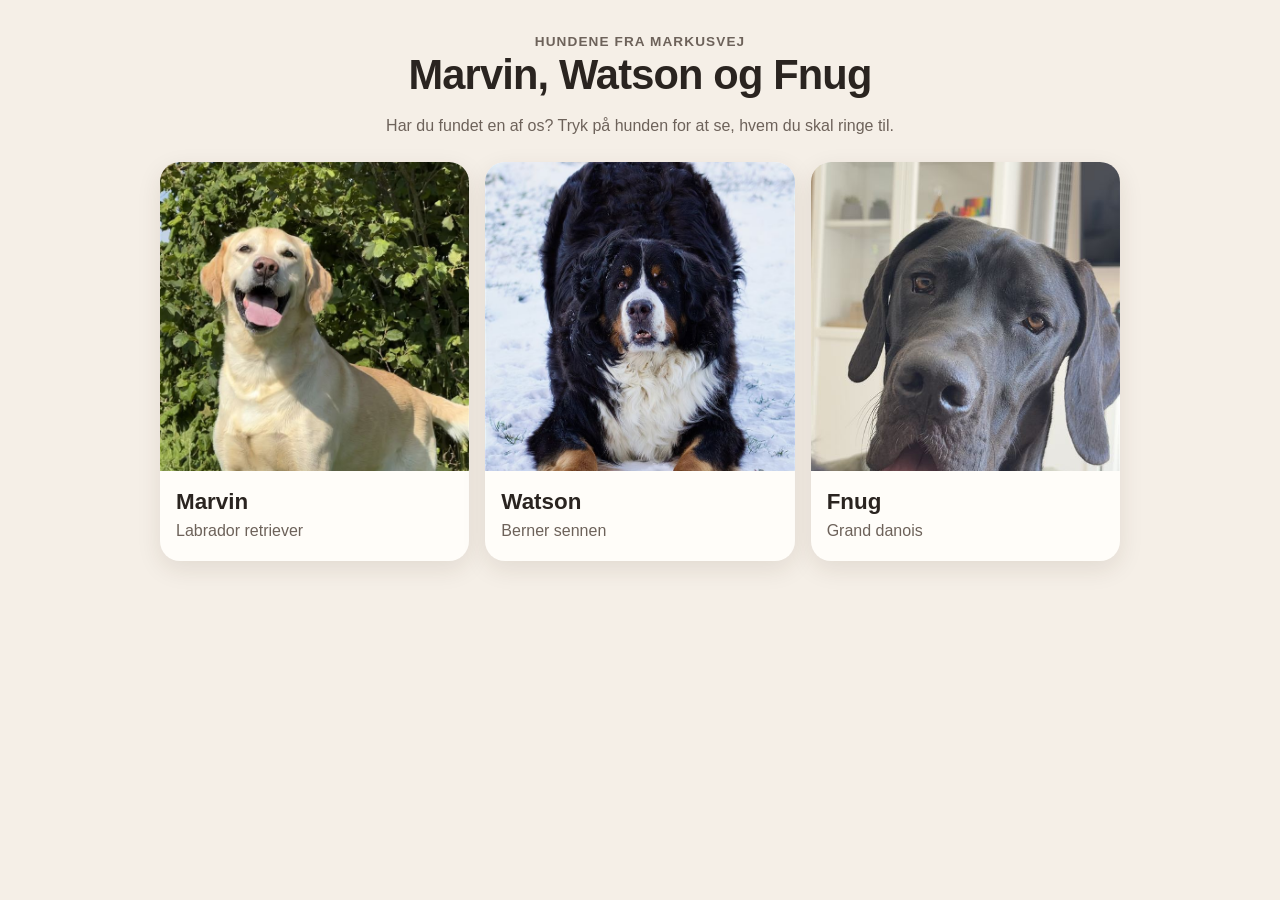
<file: index.html>
<!DOCTYPE html>
<html lang="da">
<head>
    <meta charset="UTF-8">
    <meta name="viewport" content="width=device-width, initial-scale=1.0">
    <meta name="robots" content="noindex">
    <meta name="theme-color" content="#2f6b4f">
    <title>Marvin, Watson og Fnug</title>
    <meta name="description" content="Hundene fra Markusvej i Sabro. Har du fundet en af os, så tryk på hunden og ring til vores familie.">
    <meta property="og:title" content="Marvin, Watson og Fnug">
    <meta property="og:description" content="Hundene fra Markusvej i Sabro.">
    <meta property="og:image" content="https://markusvej.dk/Marvin/foto.jpg">
    <meta property="og:url" content="https://markusvej.dk/">
    <link rel="icon" href="data:image/svg+xml,<svg xmlns='http://www.w3.org/2000/svg' viewBox='0 0 100 100'><text y='.9em' font-size='90'>🐾</text></svg>">
    <link rel="stylesheet" href="styles.css?v=2">
</head>
<body>
    <main class="landing">
        <header class="landing-header">
            <p class="eyebrow">Hundene fra Markusvej</p>
            <h1>Marvin, Watson og Fnug</h1>
            <p>Har du fundet en af os? Tryk på hunden for at se, hvem du skal ringe til.</p>
        </header>

        <div class="dogs-grid">
            <a href="Marvin/" class="dog-card">
                <img src="Marvin/foto.jpg" alt="" style="object-position: center 20%">
                <div class="dog-card-body">
                    <h2>Marvin</h2>
                    <p>Labrador retriever</p>
                </div>
            </a>

            <a href="Watson/" class="dog-card">
                <img src="Watson/foto.jpg" alt="" style="object-position: center 40%">
                <div class="dog-card-body">
                    <h2>Watson</h2>
                    <p>Berner sennen</p>
                </div>
            </a>

            <a href="Fnug/" class="dog-card">
                <img src="Fnug/foto.jpg" alt="" style="object-position: center 25%">
                <div class="dog-card-body">
                    <h2>Fnug</h2>
                    <p>Grand danois</p>
                </div>
            </a>
        </div>
    </main>
</body>
</html>
</file>
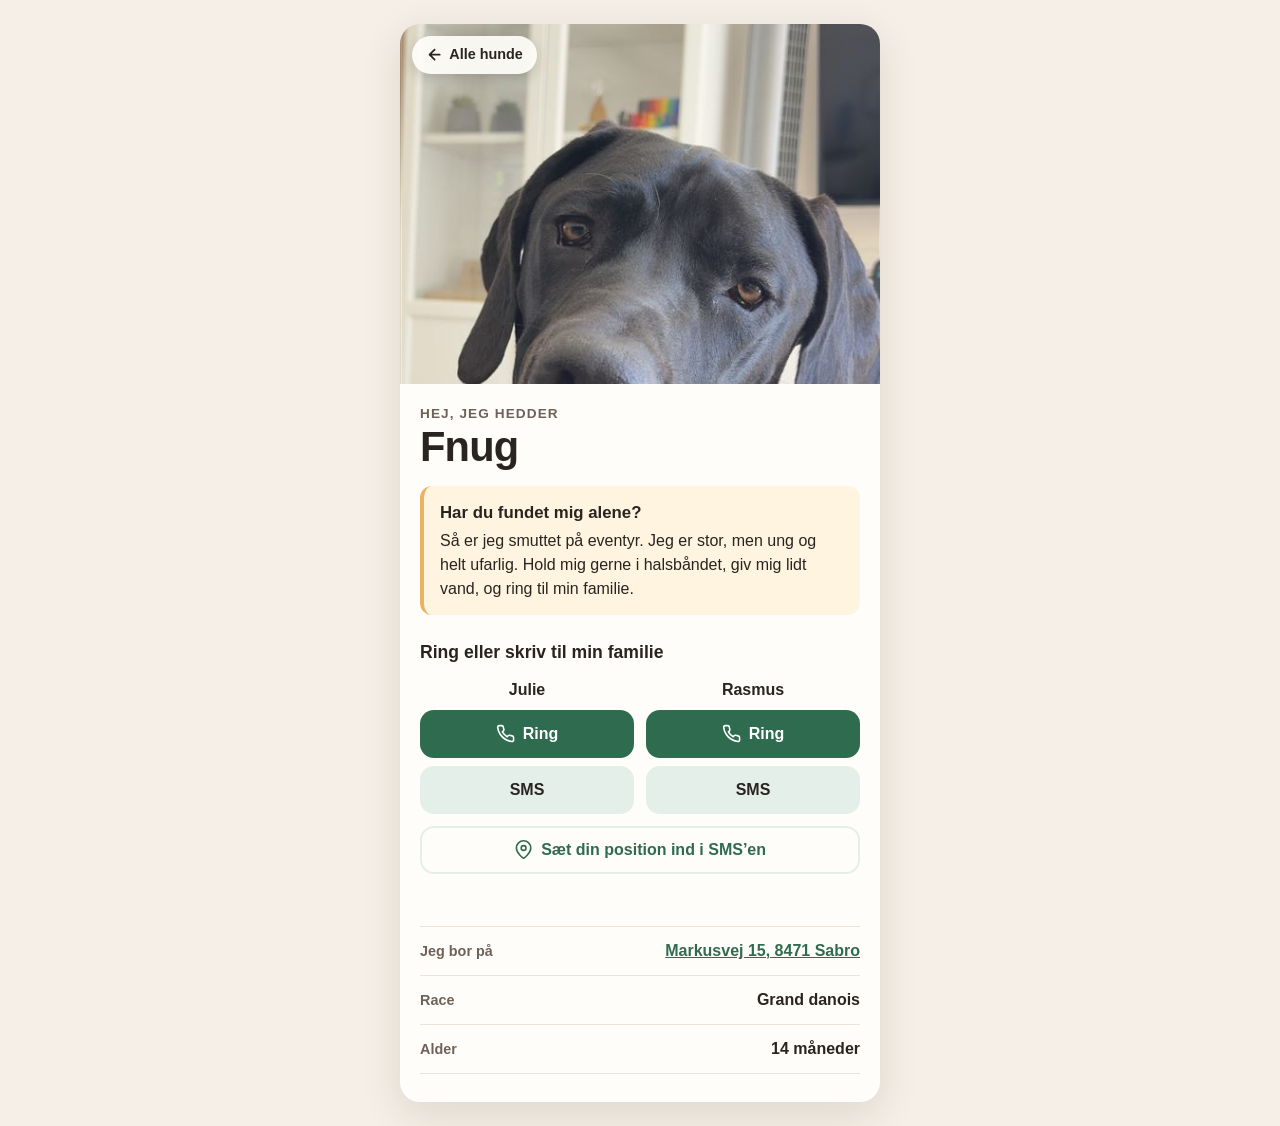
<file: Fnug/index.html>
<!DOCTYPE html>
<html lang="da">
<head>
    <meta charset="UTF-8">
    <meta name="viewport" content="width=device-width, initial-scale=1.0">
    <meta name="robots" content="noindex">
    <meta name="theme-color" content="#2f6b4f">
    <title>Fnug – har du fundet mig?</title>
    <meta name="description" content="Fnug er en grand danois fra Sabro. Har du fundet mig, så ring til min familie.">
    <meta property="og:title" content="Fnug – har du fundet mig?">
    <meta property="og:description" content="Grand danois fra Markusvej i Sabro. Ring til Julie eller Rasmus.">
    <meta property="og:image" content="https://markusvej.dk/Fnug/foto.jpg">
    <meta property="og:url" content="https://markusvej.dk/Fnug/">
    <link rel="icon" href="data:image/svg+xml,<svg xmlns='http://www.w3.org/2000/svg' viewBox='0 0 100 100'><text y='.9em' font-size='90'>🐾</text></svg>">
    <link rel="stylesheet" href="../styles.css?v=2">
</head>
<body>

    <main class="profile-card">
        <div class="hero">
            <img src="foto.jpg" alt="Fnug, en sort grand danois" style="object-position: center 15%">
            <a class="back-link" href="../">
                <svg class="icon" viewBox="0 0 24 24" fill="none" stroke="currentColor" stroke-width="2.5" stroke-linecap="round" stroke-linejoin="round" aria-hidden="true"><path d="M19 12H5M12 19l-7-7 7-7"/></svg>
                Alle hunde
            </a>
        </div>

        <div class="content">
            <p class="eyebrow">Hej, jeg hedder</p>
            <h1>Fnug</h1>

            <div class="alert">
                <h2>Har du fundet mig alene?</h2>
                <p>Så er jeg smuttet på eventyr. Jeg er stor, men ung og helt ufarlig. Hold mig gerne i halsbåndet, giv mig lidt vand, og ring til min familie.</p>
            </div>

            <h2 class="section-title">Ring eller skriv til min familie</h2>
            <div class="contacts">
                <div class="contact">
                    <span class="contact-name">Julie</span>
                    <a href="tel:+4529391418" class="button button-primary">
                        <svg class="icon" viewBox="0 0 24 24" fill="none" stroke="currentColor" stroke-width="2" stroke-linecap="round" stroke-linejoin="round" aria-hidden="true"><path d="M22 16.9v3a2 2 0 0 1-2.2 2 19.8 19.8 0 0 1-8.6-3.1 19.5 19.5 0 0 1-6-6A19.8 19.8 0 0 1 2.1 4.2 2 2 0 0 1 4.1 2h3a2 2 0 0 1 2 1.7c.1 1 .4 1.9.7 2.8a2 2 0 0 1-.5 2.1L8 9.9a16 16 0 0 0 6 6l1.3-1.3a2 2 0 0 1 2.1-.4c.9.3 1.8.6 2.8.7a2 2 0 0 1 1.7 2z"/></svg>
                        Ring
                    </a>
                    <a href="sms:+4529391418?&body=Hej%20Julie%2C%20jeg%20har%20fundet%20Fnug." class="button button-secondary" data-phone="+4529391418" data-sms-body="Hej Julie, jeg har fundet Fnug.">SMS</a>
                </div>
                <div class="contact">
                    <span class="contact-name">Rasmus</span>
                    <a href="tel:+4525357439" class="button button-primary">
                        <svg class="icon" viewBox="0 0 24 24" fill="none" stroke="currentColor" stroke-width="2" stroke-linecap="round" stroke-linejoin="round" aria-hidden="true"><path d="M22 16.9v3a2 2 0 0 1-2.2 2 19.8 19.8 0 0 1-8.6-3.1 19.5 19.5 0 0 1-6-6A19.8 19.8 0 0 1 2.1 4.2 2 2 0 0 1 4.1 2h3a2 2 0 0 1 2 1.7c.1 1 .4 1.9.7 2.8a2 2 0 0 1-.5 2.1L8 9.9a16 16 0 0 0 6 6l1.3-1.3a2 2 0 0 1 2.1-.4c.9.3 1.8.6 2.8.7a2 2 0 0 1 1.7 2z"/></svg>
                        Ring
                    </a>
                    <a href="sms:+4525357439?&body=Hej%20Rasmus%2C%20jeg%20har%20fundet%20Fnug." class="button button-secondary" data-phone="+4525357439" data-sms-body="Hej Rasmus, jeg har fundet Fnug.">SMS</a>
                </div>
            </div>

            <button type="button" class="button button-ghost" id="share-location" hidden>
                <svg class="icon" viewBox="0 0 24 24" fill="none" stroke="currentColor" stroke-width="2" stroke-linecap="round" stroke-linejoin="round" aria-hidden="true"><path d="M21 10c0 7-9 13-9 13s-9-6-9-13a9 9 0 0 1 18 0z"/><circle cx="12" cy="10" r="3"/></svg>
                Sæt din position ind i SMS’en
            </button>
            <p class="location-status" id="location-status" aria-live="polite"></p>

            <dl class="facts">
                <div class="fact">
                    <dt>Jeg bor på</dt>
                    <dd><a href="https://www.google.com/maps/dir/?api=1&destination=Markusvej%2015%2C%208471%20Sabro" target="_blank" rel="noopener noreferrer">Markusvej 15, 8471 Sabro</a></dd>
                </div>
                <div class="fact">
                    <dt>Race</dt>
                    <dd>Grand danois</dd>
                </div>
                <div class="fact">
                    <dt>Alder</dt>
                    <dd id="age-value" data-birthday="2025-09-17">Født 17. september 2025</dd>
                </div>
            </dl>
        </div>
    </main>

    <script src="../hund.js?v=2"></script>
</body>
</html>
</file>
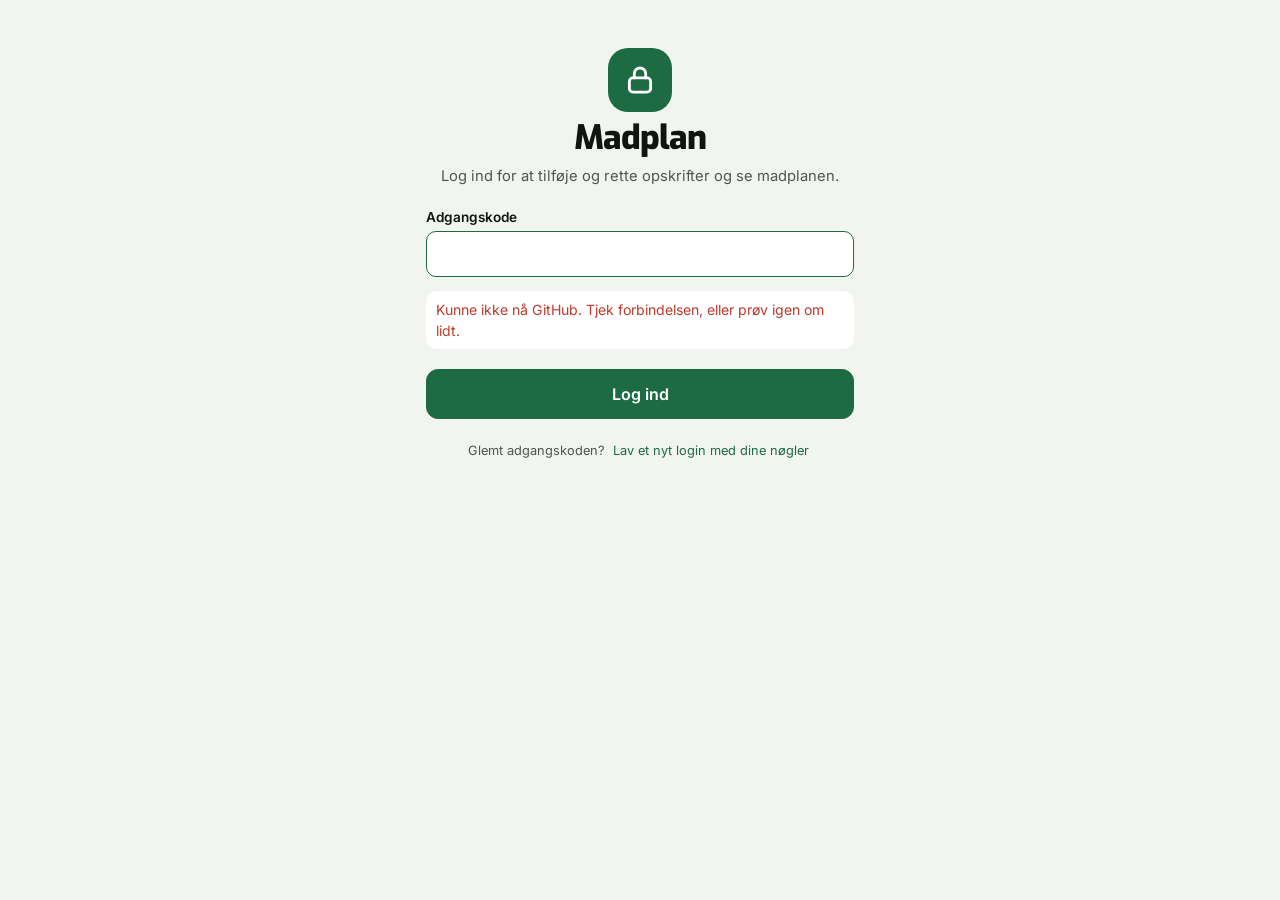
<file: madplan/index.html>
<!doctype html>
<html lang="da">
<head>
  <meta charset="utf-8">
  <meta name="viewport" content="width=device-width, initial-scale=1, viewport-fit=cover">
  <title>Madplan</title>
  <meta name="description" content="Ugens madplan med opskrifterne fra Opskrifter">
  <meta name="theme-color" content="#f2f4f0" media="(prefers-color-scheme: light)">
  <meta name="theme-color" content="#0e110f" media="(prefers-color-scheme: dark)">
  <meta name="mobile-web-app-capable" content="yes">
  <meta name="apple-mobile-web-app-capable" content="yes">
  <meta name="apple-mobile-web-app-status-bar-style" content="default">
  <meta name="apple-mobile-web-app-title" content="Madplan">
  <link rel="apple-touch-icon" href="ikoner/apple-touch-icon.png">
  <link rel="icon" type="image/png" href="ikoner/icon-192.png">
  <link rel="manifest" href="manifest.webmanifest">
  <link rel="stylesheet" href="../opskrifter/app.css">
  <link rel="stylesheet" href="madplan.css">
</head>
<body>
  <div id="app"></div>
  <script src="../opskrifter/login.js" defer></script>
  <script src="app.js" defer></script>
</body>
</html>
</file>
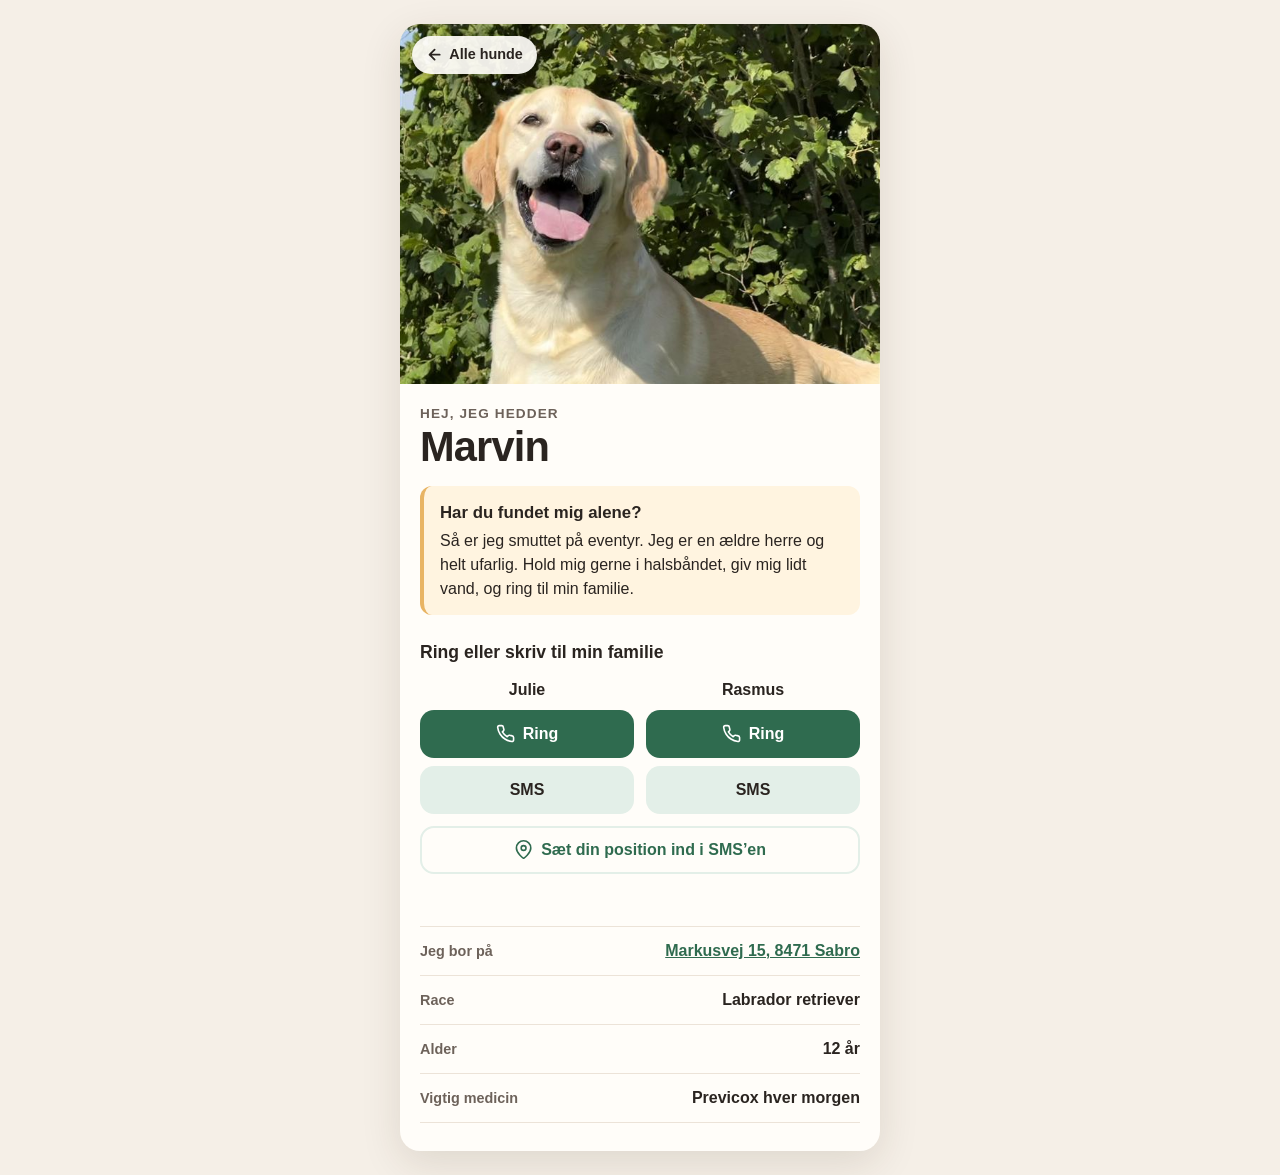
<file: Marvin/index.html>
<!DOCTYPE html>
<html lang="da">
<head>
    <meta charset="UTF-8">
    <meta name="viewport" content="width=device-width, initial-scale=1.0">
    <meta name="robots" content="noindex">
    <meta name="theme-color" content="#2f6b4f">
    <title>Marvin – har du fundet mig?</title>
    <meta name="description" content="Marvin er en labrador retriever fra Sabro. Har du fundet mig, så ring til min familie.">
    <meta property="og:title" content="Marvin – har du fundet mig?">
    <meta property="og:description" content="Labrador retriever fra Markusvej i Sabro. Ring til Julie eller Rasmus.">
    <meta property="og:image" content="https://markusvej.dk/Marvin/foto.jpg">
    <meta property="og:url" content="https://markusvej.dk/Marvin/">
    <link rel="icon" href="data:image/svg+xml,<svg xmlns='http://www.w3.org/2000/svg' viewBox='0 0 100 100'><text y='.9em' font-size='90'>🐾</text></svg>">
    <link rel="stylesheet" href="../styles.css?v=2">
</head>
<body>

    <main class="profile-card">
        <div class="hero">
            <img src="foto.jpg" alt="Marvin, en lys labrador retriever" style="object-position: center 25%">
            <a class="back-link" href="../">
                <svg class="icon" viewBox="0 0 24 24" fill="none" stroke="currentColor" stroke-width="2.5" stroke-linecap="round" stroke-linejoin="round" aria-hidden="true"><path d="M19 12H5M12 19l-7-7 7-7"/></svg>
                Alle hunde
            </a>
        </div>

        <div class="content">
            <p class="eyebrow">Hej, jeg hedder</p>
            <h1>Marvin</h1>

            <div class="alert">
                <h2>Har du fundet mig alene?</h2>
                <p>Så er jeg smuttet på eventyr. Jeg er en ældre herre og helt ufarlig. Hold mig gerne i halsbåndet, giv mig lidt vand, og ring til min familie.</p>
            </div>

            <h2 class="section-title">Ring eller skriv til min familie</h2>
            <div class="contacts">
                <div class="contact">
                    <span class="contact-name">Julie</span>
                    <a href="tel:+4529391418" class="button button-primary">
                        <svg class="icon" viewBox="0 0 24 24" fill="none" stroke="currentColor" stroke-width="2" stroke-linecap="round" stroke-linejoin="round" aria-hidden="true"><path d="M22 16.9v3a2 2 0 0 1-2.2 2 19.8 19.8 0 0 1-8.6-3.1 19.5 19.5 0 0 1-6-6A19.8 19.8 0 0 1 2.1 4.2 2 2 0 0 1 4.1 2h3a2 2 0 0 1 2 1.7c.1 1 .4 1.9.7 2.8a2 2 0 0 1-.5 2.1L8 9.9a16 16 0 0 0 6 6l1.3-1.3a2 2 0 0 1 2.1-.4c.9.3 1.8.6 2.8.7a2 2 0 0 1 1.7 2z"/></svg>
                        Ring
                    </a>
                    <a href="sms:+4529391418?&body=Hej%20Julie%2C%20jeg%20har%20fundet%20Marvin." class="button button-secondary" data-phone="+4529391418" data-sms-body="Hej Julie, jeg har fundet Marvin.">SMS</a>
                </div>
                <div class="contact">
                    <span class="contact-name">Rasmus</span>
                    <a href="tel:+4525357439" class="button button-primary">
                        <svg class="icon" viewBox="0 0 24 24" fill="none" stroke="currentColor" stroke-width="2" stroke-linecap="round" stroke-linejoin="round" aria-hidden="true"><path d="M22 16.9v3a2 2 0 0 1-2.2 2 19.8 19.8 0 0 1-8.6-3.1 19.5 19.5 0 0 1-6-6A19.8 19.8 0 0 1 2.1 4.2 2 2 0 0 1 4.1 2h3a2 2 0 0 1 2 1.7c.1 1 .4 1.9.7 2.8a2 2 0 0 1-.5 2.1L8 9.9a16 16 0 0 0 6 6l1.3-1.3a2 2 0 0 1 2.1-.4c.9.3 1.8.6 2.8.7a2 2 0 0 1 1.7 2z"/></svg>
                        Ring
                    </a>
                    <a href="sms:+4525357439?&body=Hej%20Rasmus%2C%20jeg%20har%20fundet%20Marvin." class="button button-secondary" data-phone="+4525357439" data-sms-body="Hej Rasmus, jeg har fundet Marvin.">SMS</a>
                </div>
            </div>

            <button type="button" class="button button-ghost" id="share-location" hidden>
                <svg class="icon" viewBox="0 0 24 24" fill="none" stroke="currentColor" stroke-width="2" stroke-linecap="round" stroke-linejoin="round" aria-hidden="true"><path d="M21 10c0 7-9 13-9 13s-9-6-9-13a9 9 0 0 1 18 0z"/><circle cx="12" cy="10" r="3"/></svg>
                Sæt din position ind i SMS’en
            </button>
            <p class="location-status" id="location-status" aria-live="polite"></p>

            <dl class="facts">
                <div class="fact">
                    <dt>Jeg bor på</dt>
                    <dd><a href="https://www.google.com/maps/dir/?api=1&destination=Markusvej%2015%2C%208471%20Sabro" target="_blank" rel="noopener noreferrer">Markusvej 15, 8471 Sabro</a></dd>
                </div>
                <div class="fact">
                    <dt>Race</dt>
                    <dd>Labrador retriever</dd>
                </div>
                <div class="fact">
                    <dt>Alder</dt>
                    <dd id="age-value" data-birthday="2014-06-06">Født 6. juni 2014</dd>
                </div>
                <div class="fact">
                    <dt>Vigtig medicin</dt>
                    <dd>Previcox hver morgen</dd>
                </div>
            </dl>
        </div>
    </main>

    <script src="../hund.js?v=2"></script>
</body>
</html>
</file>
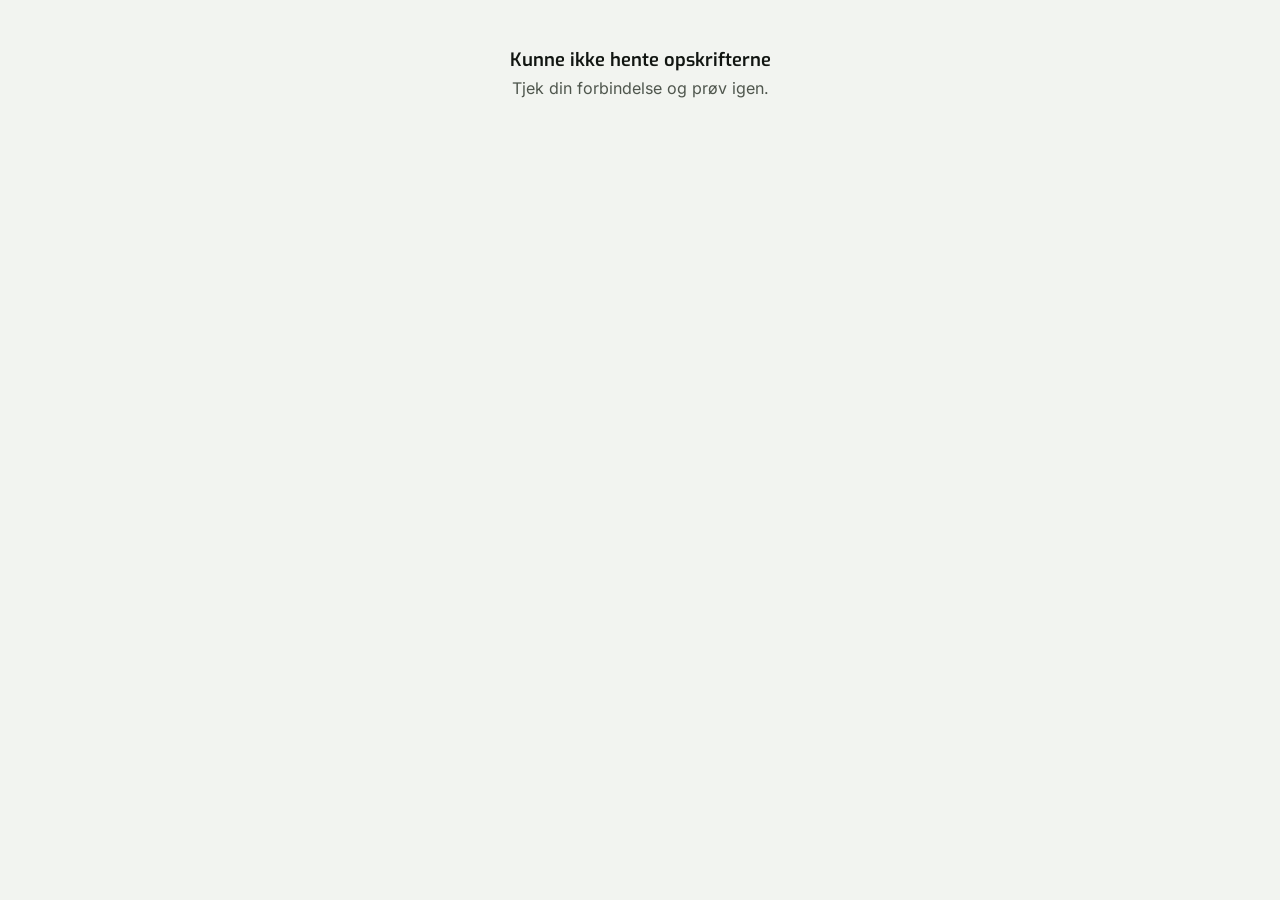
<file: opskrifter/index.html>
<!doctype html>
<html lang="da">
<head>
  <meta charset="utf-8">
  <meta name="viewport" content="width=device-width, initial-scale=1, viewport-fit=cover">
  <title>Opskrifter</title>
  <meta name="description" content="Mine opskrifter">
  <meta name="theme-color" content="#f2f4f0" media="(prefers-color-scheme: light)">
  <meta name="theme-color" content="#0e110f" media="(prefers-color-scheme: dark)">
  <meta name="mobile-web-app-capable" content="yes">
  <meta name="apple-mobile-web-app-capable" content="yes">
  <meta name="apple-mobile-web-app-status-bar-style" content="default">
  <meta name="apple-mobile-web-app-title" content="Opskrifter">
  <link rel="apple-touch-icon" href="ikoner/apple-touch-icon.png">
  <link rel="icon" type="image/png" href="ikoner/icon-192.png">
  <link rel="manifest" href="manifest.webmanifest">
  <link rel="stylesheet" href="app.css">
</head>
<body>
  <div id="app"></div>
  <script src="login.js" defer></script>
  <script src="app.js" defer></script>
</body>
</html>
</file>
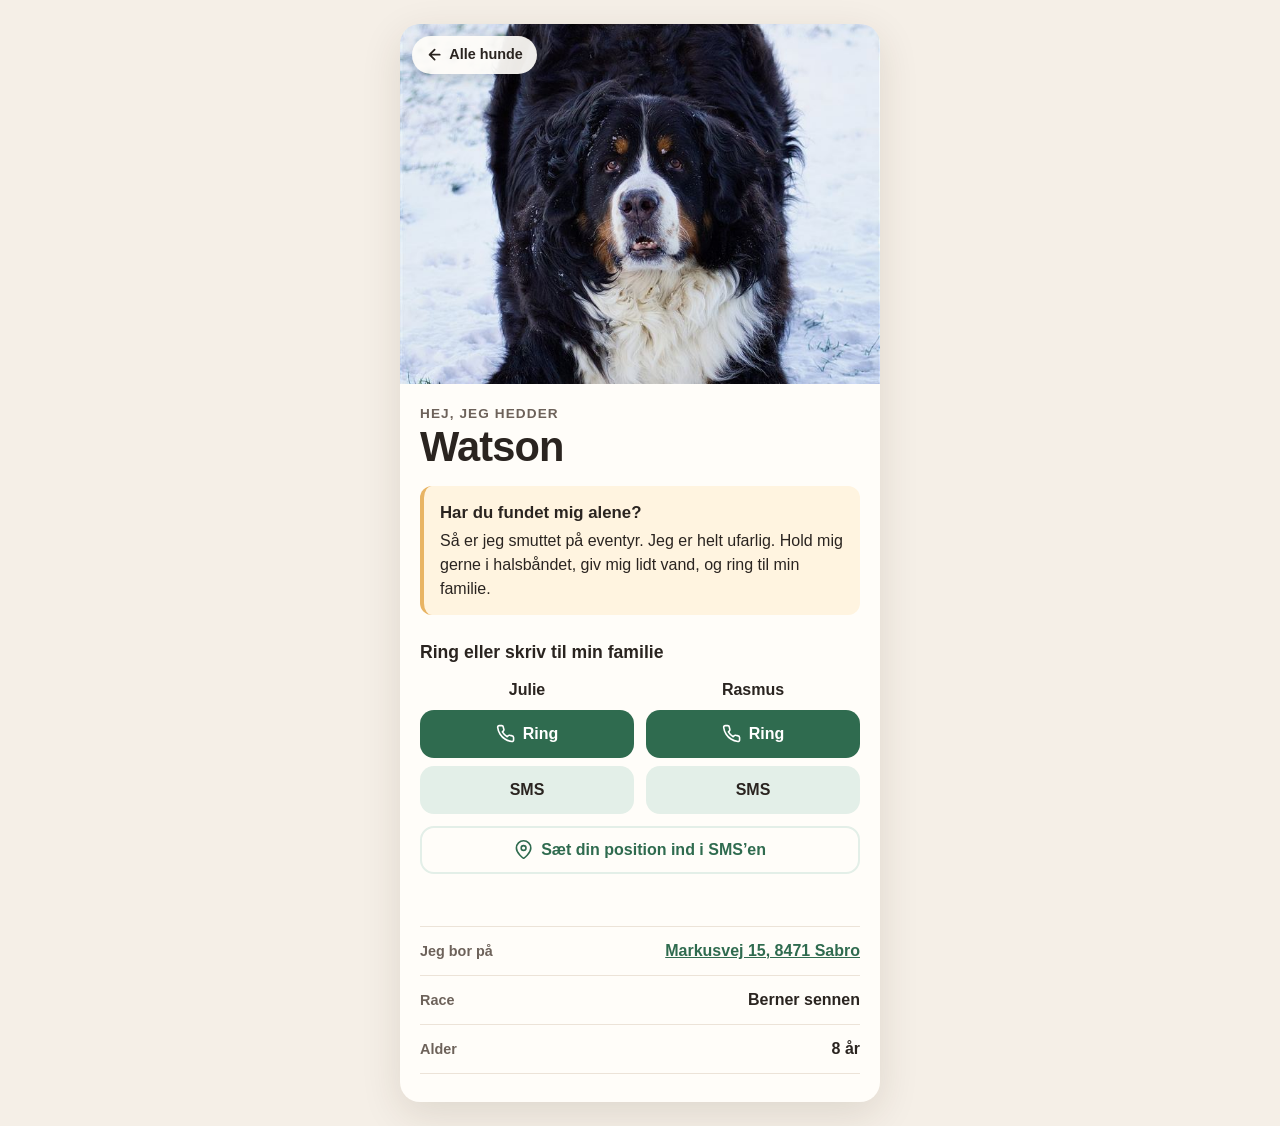
<file: Watson/index.html>
<!DOCTYPE html>
<html lang="da">
<head>
    <meta charset="UTF-8">
    <meta name="viewport" content="width=device-width, initial-scale=1.0">
    <meta name="robots" content="noindex">
    <meta name="theme-color" content="#2f6b4f">
    <title>Watson – har du fundet mig?</title>
    <meta name="description" content="Watson er en berner sennen fra Sabro. Har du fundet mig, så ring til min familie.">
    <meta property="og:title" content="Watson – har du fundet mig?">
    <meta property="og:description" content="Berner sennen fra Markusvej i Sabro. Ring til Julie eller Rasmus.">
    <meta property="og:image" content="https://markusvej.dk/Watson/foto.jpg">
    <meta property="og:url" content="https://markusvej.dk/Watson/">
    <link rel="icon" href="data:image/svg+xml,<svg xmlns='http://www.w3.org/2000/svg' viewBox='0 0 100 100'><text y='.9em' font-size='90'>🐾</text></svg>">
    <link rel="stylesheet" href="../styles.css?v=2">
</head>
<body>

    <main class="profile-card">
        <div class="hero">
            <img src="foto.jpg" alt="Watson, en berner sennen" style="object-position: center 40%">
            <a class="back-link" href="../">
                <svg class="icon" viewBox="0 0 24 24" fill="none" stroke="currentColor" stroke-width="2.5" stroke-linecap="round" stroke-linejoin="round" aria-hidden="true"><path d="M19 12H5M12 19l-7-7 7-7"/></svg>
                Alle hunde
            </a>
        </div>

        <div class="content">
            <p class="eyebrow">Hej, jeg hedder</p>
            <h1>Watson</h1>

            <div class="alert">
                <h2>Har du fundet mig alene?</h2>
                <p>Så er jeg smuttet på eventyr. Jeg er helt ufarlig. Hold mig gerne i halsbåndet, giv mig lidt vand, og ring til min familie.</p>
            </div>

            <h2 class="section-title">Ring eller skriv til min familie</h2>
            <div class="contacts">
                <div class="contact">
                    <span class="contact-name">Julie</span>
                    <a href="tel:+4529391418" class="button button-primary">
                        <svg class="icon" viewBox="0 0 24 24" fill="none" stroke="currentColor" stroke-width="2" stroke-linecap="round" stroke-linejoin="round" aria-hidden="true"><path d="M22 16.9v3a2 2 0 0 1-2.2 2 19.8 19.8 0 0 1-8.6-3.1 19.5 19.5 0 0 1-6-6A19.8 19.8 0 0 1 2.1 4.2 2 2 0 0 1 4.1 2h3a2 2 0 0 1 2 1.7c.1 1 .4 1.9.7 2.8a2 2 0 0 1-.5 2.1L8 9.9a16 16 0 0 0 6 6l1.3-1.3a2 2 0 0 1 2.1-.4c.9.3 1.8.6 2.8.7a2 2 0 0 1 1.7 2z"/></svg>
                        Ring
                    </a>
                    <a href="sms:+4529391418?&body=Hej%20Julie%2C%20jeg%20har%20fundet%20Watson." class="button button-secondary" data-phone="+4529391418" data-sms-body="Hej Julie, jeg har fundet Watson.">SMS</a>
                </div>
                <div class="contact">
                    <span class="contact-name">Rasmus</span>
                    <a href="tel:+4525357439" class="button button-primary">
                        <svg class="icon" viewBox="0 0 24 24" fill="none" stroke="currentColor" stroke-width="2" stroke-linecap="round" stroke-linejoin="round" aria-hidden="true"><path d="M22 16.9v3a2 2 0 0 1-2.2 2 19.8 19.8 0 0 1-8.6-3.1 19.5 19.5 0 0 1-6-6A19.8 19.8 0 0 1 2.1 4.2 2 2 0 0 1 4.1 2h3a2 2 0 0 1 2 1.7c.1 1 .4 1.9.7 2.8a2 2 0 0 1-.5 2.1L8 9.9a16 16 0 0 0 6 6l1.3-1.3a2 2 0 0 1 2.1-.4c.9.3 1.8.6 2.8.7a2 2 0 0 1 1.7 2z"/></svg>
                        Ring
                    </a>
                    <a href="sms:+4525357439?&body=Hej%20Rasmus%2C%20jeg%20har%20fundet%20Watson." class="button button-secondary" data-phone="+4525357439" data-sms-body="Hej Rasmus, jeg har fundet Watson.">SMS</a>
                </div>
            </div>

            <button type="button" class="button button-ghost" id="share-location" hidden>
                <svg class="icon" viewBox="0 0 24 24" fill="none" stroke="currentColor" stroke-width="2" stroke-linecap="round" stroke-linejoin="round" aria-hidden="true"><path d="M21 10c0 7-9 13-9 13s-9-6-9-13a9 9 0 0 1 18 0z"/><circle cx="12" cy="10" r="3"/></svg>
                Sæt din position ind i SMS’en
            </button>
            <p class="location-status" id="location-status" aria-live="polite"></p>

            <dl class="facts">
                <div class="fact">
                    <dt>Jeg bor på</dt>
                    <dd><a href="https://www.google.com/maps/dir/?api=1&destination=Markusvej%2015%2C%208471%20Sabro" target="_blank" rel="noopener noreferrer">Markusvej 15, 8471 Sabro</a></dd>
                </div>
                <div class="fact">
                    <dt>Race</dt>
                    <dd>Berner sennen</dd>
                </div>
                <div class="fact">
                    <dt>Alder</dt>
                    <dd id="age-value" data-birthday="2018-03-14">Født 14. marts 2018</dd>
                </div>
            </dl>
        </div>
    </main>

    <script src="../hund.js?v=2"></script>
</body>
</html>
</file>
<file: styles.css>
:root {
    --bg: #f5efe7;
    --card: #fffdf9;
    --text: #2a2420;
    --muted: #6d625a;
    --line: #ece3d8;
    --accent: #2f6b4f;
    --accent-dark: #24543e;
    --accent-soft: #e3efe8;
    --alert-bg: #fff4e0;
    --alert-line: #e8b464;
    --radius: 20px;
}

@media (prefers-color-scheme: dark) {
    :root {
        --bg: #1b1916;
        --card: #262320;
        --text: #f3ede6;
        --muted: #b5aaa0;
        --line: #3a3531;
        --accent: #4f9c76;
        --accent-dark: #3f845f;
        --accent-soft: #2c3b33;
        --alert-bg: #3a2f1e;
        --alert-line: #b88a3e;
    }
}

* {
    margin: 0;
    padding: 0;
    box-sizing: border-box;
}

body {
    font-family: -apple-system, BlinkMacSystemFont, "Segoe UI", Roboto, "Helvetica Neue", Arial, sans-serif;
    background: var(--bg);
    color: var(--text);
    line-height: 1.5;
    min-height: 100vh;
    padding: 24px 16px;
}

a {
    color: inherit;
}

.icon {
    width: 1.2em;
    height: 1.2em;
    flex-shrink: 0;
}

/* Hundeprofil */

.profile-card {
    background: var(--card);
    width: 100%;
    max-width: 480px;
    margin: 0 auto;
    border-radius: var(--radius);
    box-shadow: 0 12px 40px rgba(60, 40, 20, 0.12);
    overflow: hidden;
    position: relative;
}

.hero {
    position: relative;
    aspect-ratio: 4 / 3;
    background: var(--line);
}

.hero img {
    width: 100%;
    height: 100%;
    object-fit: cover;
    display: block;
}

.back-link {
    position: absolute;
    top: 12px;
    left: 12px;
    display: inline-flex;
    align-items: center;
    gap: 6px;
    padding: 8px 14px;
    border-radius: 999px;
    background: rgba(255, 253, 249, 0.92);
    color: #2a2420;
    text-decoration: none;
    font-weight: 600;
    font-size: 0.9rem;
    box-shadow: 0 4px 14px rgba(0, 0, 0, 0.15);
}

.content {
    padding: 20px 20px 28px;
}

.eyebrow {
    font-size: 0.85rem;
    font-weight: 600;
    letter-spacing: 0.08em;
    text-transform: uppercase;
    color: var(--muted);
}

h1 {
    font-size: 2.6rem;
    font-weight: 800;
    letter-spacing: -0.02em;
    line-height: 1.1;
    margin-bottom: 16px;
}

.alert {
    background: var(--alert-bg);
    border-left: 4px solid var(--alert-line);
    border-radius: 12px;
    padding: 14px 16px;
    margin-bottom: 24px;
}

.alert h2 {
    font-size: 1.05rem;
    margin-bottom: 4px;
}

.alert p {
    color: var(--text);
}

.section-title {
    font-size: 1.1rem;
    font-weight: 700;
    margin-bottom: 12px;
}

.contacts {
    display: grid;
    grid-template-columns: 1fr 1fr;
    gap: 12px;
    margin-bottom: 12px;
}

.contact {
    display: flex;
    flex-direction: column;
    gap: 8px;
}

.contact-name {
    font-weight: 700;
    text-align: center;
}

.button {
    display: flex;
    align-items: center;
    justify-content: center;
    gap: 8px;
    min-height: 48px;
    padding: 12px 14px;
    border-radius: 14px;
    font-size: 1rem;
    font-weight: 700;
    text-decoration: none;
    border: none;
    cursor: pointer;
    font-family: inherit;
    width: 100%;
}

.button-primary {
    background: var(--accent);
    color: #fff;
}

.button-primary:hover {
    background: var(--accent-dark);
}

.button-secondary {
    background: var(--accent-soft);
    color: var(--text);
}

.button-ghost {
    background: transparent;
    color: var(--accent);
    border: 2px solid var(--accent-soft);
}

.location-status {
    font-size: 0.9rem;
    color: var(--muted);
    text-align: center;
    margin-top: 8px;
    min-height: 1.4em;
}

.facts {
    margin-top: 24px;
    border-top: 1px solid var(--line);
}

.fact {
    display: flex;
    justify-content: space-between;
    align-items: baseline;
    gap: 16px;
    padding: 12px 0;
    border-bottom: 1px solid var(--line);
}

.fact dt {
    color: var(--muted);
    font-size: 0.9rem;
    font-weight: 600;
}

.fact dd {
    font-weight: 600;
    text-align: right;
}

.fact dd a {
    color: var(--accent);
}

.note {
    margin-top: 20px;
    color: var(--muted);
}

/* Forside */

.landing {
    max-width: 960px;
    margin: 0 auto;
}

.landing-header {
    text-align: center;
    margin: 8px 0 24px;
}

.landing-header p {
    color: var(--muted);
    max-width: 520px;
    margin: 0 auto;
}

.dogs-grid {
    display: grid;
    grid-template-columns: repeat(3, minmax(0, 1fr));
    gap: 16px;
}

.dog-card {
    display: block;
    background: var(--card);
    border-radius: var(--radius);
    overflow: hidden;
    text-decoration: none;
    box-shadow: 0 8px 24px rgba(60, 40, 20, 0.1);
    transition: transform 0.2s ease, box-shadow 0.2s ease;
}

.dog-card:hover {
    transform: translateY(-3px);
    box-shadow: 0 12px 30px rgba(60, 40, 20, 0.16);
}

.dog-card img {
    width: 100%;
    aspect-ratio: 1 / 1;
    object-fit: cover;
    display: block;
}

.dog-card-body {
    padding: 14px 16px 18px;
}

.dog-card h2 {
    font-size: 1.4rem;
}

.dog-card p {
    color: var(--muted);
}

@media (max-width: 720px) {
    .dogs-grid {
        grid-template-columns: 1fr;
        max-width: 420px;
        margin: 0 auto;
    }

    .dog-card {
        display: grid;
        grid-template-columns: 112px 1fr;
        align-items: center;
    }

    .dog-card img {
        height: 112px;
    }
}

@media (max-width: 360px) {
    .contacts {
        grid-template-columns: 1fr;
    }
}

@media (prefers-reduced-motion: no-preference) {
    .profile-card {
        animation: slideUp 0.4s ease-out;
    }
}

@media (prefers-reduced-motion: reduce) {
    .dog-card,
    .dog-card:hover {
        transition: none;
        transform: none;
    }
}

@keyframes slideUp {
    from {
        opacity: 0;
        transform: translateY(16px);
    }
    to {
        opacity: 1;
        transform: translateY(0);
    }
}
</file>
<file: opskrifter/app.css>
/* Skrifter: Exo til overskrifter, Inter til brødtekst. Ligger i fonts/, så de også virker offline (SIL Open Font License). */
@font-face { font-family: "Exo"; src: url("fonts/exo.woff2") format("woff2"); font-weight: 500 800; font-style: normal; font-display: swap; }
@font-face { font-family: "Inter"; src: url("fonts/inter.woff2") format("woff2"); font-weight: 400 700; font-style: normal; font-display: swap; }

/* Nordisk: lys grå baggrund, hvide kort, næsten sort tekst, skovgrøn accent og en farve pr. kategori. */
:root {
  --bg: #f2f4f0;
  --surface: #ffffff;
  --ink: #111511;
  --muted: #4f564d;
  --line: #d5d9d0;
  --chip: #e6e9e2;
  --accent: #1d6b42;
  --accent-ink: #ffffff;
  --done: #959c92;
  --shadow: 0 1px 2px rgb(20 30 20 / 6%);

  --t1-bg: #ffdcc2; --t1-fg: #a13c00;
  --t2-bg: #cdeccf; --t2-fg: #1b672b;
  --t3-bg: #ffe48a; --t3-fg: #775300;
  --t4-bg: #d2e1ff; --t4-fg: #1d4ca5;
  --t5-bg: #ffd3df; --t5-fg: #a11f4d;
  --t6-bg: #c4eee5; --t6-fg: #0a6454;

  --head: "Exo", -apple-system, BlinkMacSystemFont, "Segoe UI", system-ui, sans-serif;
  --sans: "Inter", -apple-system, BlinkMacSystemFont, "Segoe UI", system-ui, sans-serif;
  color-scheme: light dark;
}

@media (prefers-color-scheme: dark) {
  :root {
    --bg: #0e110f;
    --surface: #191d1a;
    --ink: #f3f6f1;
    --muted: #aab2a7;
    --line: #2e352f;
    --chip: #242a25;
    --accent: #5ccf8b;
    --accent-ink: #06140c;
    --done: #5f675e;
    --shadow: none;

    --t1-bg: #5a2a10; --t1-fg: #ffbb8c;
    --t2-bg: #1c4626; --t2-fg: #a0e4ab;
    --t3-bg: #4d3b06; --t3-fg: #ffd95f;
    --t4-bg: #1c3262; --t4-fg: #abc7ff;
    --t5-bg: #5a1a32; --t5-fg: #ffabc6;
    --t6-bg: #0f433a; --t6-fg: #88e4d0;
  }
}

* { box-sizing: border-box; }
html { -webkit-text-size-adjust: 100%; }
body {
  margin: 0;
  background: var(--bg);
  color: var(--ink);
  font: 16px/1.5 var(--sans);
  -webkit-font-smoothing: antialiased;
  -webkit-tap-highlight-color: transparent;
}
button, input, select, textarea { font: inherit; color: inherit; }
::placeholder { color: var(--done); opacity: 1; }
a { color: inherit; text-decoration: none; }

.wrap {
  max-width: 760px;
  margin: 0 auto;
  padding: 0 max(16px, env(safe-area-inset-right)) calc(32px + env(safe-area-inset-bottom)) max(16px, env(safe-area-inset-left));
}

/* ---------- Forside ---------- */
.top {
  padding-top: calc(env(safe-area-inset-top) + 28px);
  display: flex;
  justify-content: space-between;
  align-items: flex-start;
  gap: 12px;
}
.add {
  flex: none;
  width: 44px; height: 44px;
  margin-top: 2px;
  border-radius: 50%;
  display: grid; place-items: center;
  background: var(--accent);
  color: var(--accent-ink);
  box-shadow: var(--shadow);
}
.add:active { transform: scale(0.95); }
.top-actions { display: flex; align-items: center; gap: 6px; flex: none; }
.settings { width: 44px; height: 44px; margin-top: 2px; display: grid; place-items: center; color: var(--muted); border-radius: 50%; }
.settings:active { background: var(--chip); }
.error a, .imp-status a { color: inherit; font-weight: 700; text-decoration: underline; }
.top h1 {
  font: 800 2.3rem/1.1 var(--head);
  letter-spacing: -0.03em;
  margin: 0;
}
.top .sub { margin: 4px 0 0; color: var(--muted); font-size: 0.95rem; }

.filters {
  position: sticky;
  top: 0;
  z-index: 5;
  margin: 0 calc(-1 * max(16px, env(safe-area-inset-left)));
  padding: calc(env(safe-area-inset-top) + 10px) max(16px, env(safe-area-inset-left)) 8px;
  background: color-mix(in srgb, var(--bg) 88%, transparent);
  -webkit-backdrop-filter: blur(14px);
  backdrop-filter: blur(14px);
}
.search {
  display: flex;
  align-items: center;
  gap: 8px;
  height: 44px;
  padding: 0 12px;
  background: var(--surface);
  border: 1px solid var(--line);
  border-radius: 12px;
}
.search:focus-within { border-color: var(--accent); }
.search svg { flex: none; color: var(--muted); }
.search input {
  flex: 1;
  min-width: 0;
  border: 0;
  outline: 0;
  background: transparent;
  font-size: 16px; /* undgår zoom på iPhone */
}
.search input::-webkit-search-cancel-button { -webkit-appearance: none; }
.clear {
  border: 0;
  background: var(--chip);
  color: var(--muted);
  width: 22px; height: 22px;
  border-radius: 50%;
  display: grid; place-items: center;
  font-size: 13px; line-height: 1;
  cursor: pointer;
}
[hidden] { display: none !important; }

.chips {
  display: flex;
  gap: 8px;
  overflow-x: auto;
  scrollbar-width: none;
  margin: 10px calc(-1 * max(16px, env(safe-area-inset-left))) 0;
  padding: 0 max(16px, env(safe-area-inset-left));
}
.chips::-webkit-scrollbar { display: none; }
.chip {
  flex: none;
  border: 1px solid var(--line);
  background: var(--surface);
  color: var(--ink);
  font-weight: 500;
  padding: 6px 13px;
  border-radius: 999px;
  font-size: 0.9rem;
  cursor: pointer;
  white-space: nowrap;
}
.chip.tag { background: transparent; border-color: var(--line); color: var(--muted); padding: 4px 11px; font-size: 0.85rem; font-weight: 400; }
.chip.cat { background: var(--tbg); color: var(--tfg); border-color: transparent; }
.chip[aria-pressed="true"] { background: var(--accent); color: var(--accent-ink); border-color: var(--accent); }
.chip.cat[aria-pressed="true"] { background: var(--tfg); color: var(--surface); border-color: var(--tfg); }
.cat-label { display: inline-block; padding: 1px 8px; margin-right: 4px; border-radius: 999px; background: var(--tbg); color: var(--tfg); font-weight: 600; font-size: 0.78rem; }

.toolbar {
  display: flex;
  justify-content: space-between;
  align-items: center;
  margin: 14px 0 8px;
  color: var(--muted);
  font-size: 0.9rem;
}
.toolbar select {
  border: 0;
  background: transparent;
  color: var(--muted);
  font-size: 0.9rem;
  text-align: right;
  cursor: pointer;
}

.list {
  list-style: none;
  margin: 0;
  padding: 0;
  display: grid;
  gap: 10px;
}
@media (min-width: 640px) { .list { grid-template-columns: 1fr 1fr; } }

.card {
  display: flex;
  align-items: center;
  gap: 14px;
  padding: 12px;
  background: var(--surface);
  border: 1px solid var(--line);
  border-radius: 16px;
  box-shadow: var(--shadow);
  height: 100%;
  transition: transform .12s ease;
}
.card:active { transform: scale(0.985); }
.thumb {
  flex: none;
  width: 64px; height: 64px;
  border-radius: 12px;
  display: grid; place-items: center;
  font: 700 1.9rem/1 var(--head);
  background: var(--tbg); color: var(--tfg);
  overflow: hidden;
}
.thumb img { width: 100%; height: 100%; object-fit: cover; }
.t1 { --tbg: var(--t1-bg); --tfg: var(--t1-fg); }
.t2 { --tbg: var(--t2-bg); --tfg: var(--t2-fg); }
.t3 { --tbg: var(--t3-bg); --tfg: var(--t3-fg); }
.t4 { --tbg: var(--t4-bg); --tfg: var(--t4-fg); }
.t5 { --tbg: var(--t5-bg); --tfg: var(--t5-fg); }
.t6 { --tbg: var(--t6-bg); --tfg: var(--t6-fg); }

.card .body { flex: 1; min-width: 0; }
.card h2 {
  font: 700 1.08rem/1.25 var(--head);
  letter-spacing: -0.01em;
  margin: 0 0 3px;
  display: flex; align-items: center; gap: 6px;
}
.card h2 .heart { color: var(--accent); font-size: 0.85rem; }
.card .meta { margin: 0; font-size: 0.85rem; color: var(--muted); }
.card .hit { margin: 3px 0 0; font-size: 0.8rem; color: var(--accent); white-space: nowrap; overflow: hidden; text-overflow: ellipsis; }
.card .chev { color: var(--done); flex: none; }

.empty {
  text-align: center;
  color: var(--muted);
  padding: 48px 16px;
}
.empty strong { display: block; color: var(--ink); font: 600 1.15rem var(--head); margin-bottom: 4px; }
.linkbtn { border: 0; background: none; color: var(--accent); cursor: pointer; padding: 8px; font-size: 0.95rem; }

/* ---------- Opskrift ---------- */
.bar {
  position: sticky;
  top: 0;
  z-index: 5;
  display: flex;
  align-items: center;
  justify-content: space-between;
  margin: 0 calc(-1 * max(16px, env(safe-area-inset-left)));
  padding: calc(env(safe-area-inset-top) + 6px) max(8px, env(safe-area-inset-left)) 6px;
  background: color-mix(in srgb, var(--bg) 88%, transparent);
  -webkit-backdrop-filter: blur(14px);
  backdrop-filter: blur(14px);
}
.bar .actions { display: flex; gap: 2px; }
.iconbtn {
  border: 0;
  background: transparent;
  color: var(--accent);
  min-width: 44px; height: 44px;
  padding: 0 8px;
  display: inline-flex; align-items: center; justify-content: center; gap: 2px;
  border-radius: 10px;
  cursor: pointer;
  font-size: 1rem;
}
.iconbtn:active { background: var(--chip); }

.hero { padding: 6px 0 4px; }
.hero .kicker { display: inline-block; margin: 0; padding: 3px 10px; border-radius: 999px; background: var(--tbg, var(--chip)); color: var(--tfg, var(--accent)); font-size: 0.75rem; font-weight: 700; letter-spacing: 0.06em; text-transform: uppercase; }
.hero h1 { font: 800 2.1rem/1.1 var(--head); margin: 8px 0 14px; letter-spacing: -0.03em; }
.facts { display: flex; flex-wrap: wrap; gap: 8px; margin: 0; padding: 0; list-style: none; }
.facts li {
  background: var(--surface);
  border: 1px solid var(--line);
  border-radius: 10px;
  padding: 6px 10px;
  font-size: 0.85rem;
  line-height: 1.25;
}
.facts li span { display: block; color: var(--muted); font-size: 0.72rem; }
.taglist { margin: 12px 0 0; color: var(--muted); font-size: 0.85rem; }

.wake {
  display: flex; align-items: center; justify-content: space-between; gap: 12px;
  margin: 18px 0 0;
  padding: 10px 14px;
  background: var(--surface);
  border: 1px solid var(--line);
  border-radius: 12px;
  font-size: 0.92rem;
  cursor: pointer;
}
.switch { position: relative; width: 46px; height: 28px; flex: none; }
.switch input { position: absolute; opacity: 0; inset: 0; margin: 0; cursor: pointer; }
.switch i { position: absolute; inset: 0; background: var(--line); border-radius: 999px; transition: background .15s; pointer-events: none; }
.switch i::after { content: ""; position: absolute; top: 3px; left: 3px; width: 22px; height: 22px; background: #fff; border-radius: 50%; box-shadow: 0 1px 3px rgb(0 0 0 / 20%); transition: transform .15s; }
.switch input:checked + i { background: var(--accent); }
.switch input:checked + i::after { transform: translateX(18px); }

.section-head { display: flex; justify-content: space-between; align-items: baseline; margin: 28px 0 8px; }
.section-head h2 { font: 800 1.3rem var(--head); margin: 0; letter-spacing: -0.02em; }
.section-head .linkbtn { padding: 4px; font-size: 0.85rem; }

.scale { display: flex; align-items: center; gap: 6px; margin: 0 0 10px; }
.scale > span { font-size: 0.85rem; color: var(--muted); margin-right: 4px; }
.scale button {
  flex: 1; max-width: 64px; height: 36px;
  border: 1px solid var(--line); background: var(--surface); color: var(--ink);
  border-radius: 10px; font-weight: 600; cursor: pointer;
}
.scale button[aria-pressed="true"] { background: var(--accent); border-color: var(--accent); color: var(--accent-ink); }
.scale-note { margin: -4px 0 10px; }
.q { color: var(--accent); font-weight: 700; }
.done .q, input:checked + span .q { color: inherit; }
.ingredients { list-style: none; margin: 0; padding: 0; background: var(--surface); border: 1px solid var(--line); border-radius: 14px; }
.ingredients li + li { border-top: 1px solid var(--line); }
.ingredients label { display: flex; gap: 12px; align-items: flex-start; padding: 11px 14px; cursor: pointer; }
.ingredients input { appearance: none; -webkit-appearance: none; flex: none; width: 22px; height: 22px; margin: 0; border: 1.5px solid var(--done); border-radius: 50%; display: grid; place-items: center; cursor: pointer; }
.ingredients input:checked { background: var(--accent); border-color: var(--accent); }
.ingredients input:checked::after { content: ""; width: 6px; height: 11px; border: solid var(--accent-ink); border-width: 0 2px 2px 0; transform: translateY(-1px) rotate(45deg); }
.ingredients input:checked + span { color: var(--done); text-decoration: line-through; }

.steps { list-style: none; margin: 0; padding: 0; counter-reset: step; }
.steps li {
  counter-increment: step;
  position: relative;
  padding: 10px 4px 14px 44px;
  cursor: pointer;
  border-radius: 10px;
}
.steps li::before {
  content: counter(step);
  position: absolute; left: 4px; top: 10px;
  width: 28px; height: 28px;
  border-radius: 50%;
  background: var(--accent);
  color: var(--accent-ink);
  font: 700 0.9rem/28px var(--sans);
  text-align: center;
}
.steps li.done { color: var(--done); }
.steps li.done::before { content: "✓"; background: var(--chip); color: var(--done); }
.hint { color: var(--muted); font-size: 0.8rem; margin: -4px 0 6px; }

.note {
  margin-top: 24px;
  padding: 14px 16px;
  border-left: 4px solid var(--t3-fg);
  background: var(--t3-bg);
  border-radius: 0;
}
.note b { display: block; font-size: 0.8rem; color: var(--t3-fg); text-transform: uppercase; letter-spacing: 0.06em; margin-bottom: 2px; }

/* ---------- Formular ---------- */
.iconbtn.strong { font-weight: 600; }
.iconbtn:disabled { opacity: 0.4; }
.form { display: grid; gap: 14px; margin-top: 16px; }
.row { display: grid; grid-template-columns: 1fr 1fr; gap: 10px; }
.field { display: grid; gap: 4px; min-width: 0; }
.field > span { font-size: 0.85rem; font-weight: 600; }
.field small { color: var(--muted); font-size: 0.78rem; margin: -2px 0 2px; }
.field input, .field textarea, .import input, .import textarea {
  width: 100%;
  min-width: 0;
  padding: 10px 12px;
  background: var(--surface);
  border: 1px solid var(--line);
  border-radius: 10px;
  font-size: 16px; /* undgår zoom på iPhone */
  line-height: 1.45;
  outline: 0;
}
.field textarea, .import textarea { resize: vertical; }
.field input:focus, .field textarea:focus, .import input:focus, .import textarea:focus { border-color: var(--accent); }

.import {
  display: grid;
  gap: 10px;
  margin-top: 16px;
  padding: 14px;
  background: var(--t4-bg);
  border-radius: 16px;
}
.import h2 { font: 800 1.15rem var(--head); margin: 0; letter-spacing: -0.01em; }
.import .hint { margin: -4px 0 2px; }
.imp-row { display: flex; gap: 10px; }
.imp-row .btn { display: inline-flex; align-items: center; justify-content: center; gap: 6px; }
.imp-row .primary { flex: 1; margin: 0; }
.photo { display: block; width: 100%; aspect-ratio: 4 / 3; object-fit: cover; border-radius: 14px; background: var(--surface); }
.hero .photo { margin-bottom: 14px; }
.thumbs { display: flex; gap: 8px; flex-wrap: wrap; }
.thumbs:empty { display: none; }
.thumbs span { position: relative; }
.thumbs img { width: 64px; height: 64px; object-fit: cover; border-radius: 10px; display: block; }
.thumbs button {
  position: absolute; top: -6px; right: -6px;
  width: 22px; height: 22px; border-radius: 50%;
  border: 0; background: var(--ink); color: var(--bg);
  font-size: 11px; line-height: 1; cursor: pointer;
}
.imp-status { margin: 0; font-size: 0.88rem; padding: 8px 10px; border-radius: 10px; background: var(--surface); }
.imp-status.busy { color: var(--muted); }
.imp-status.busy::before {
  content: ""; display: inline-block; width: 12px; height: 12px; margin-right: 8px; vertical-align: -1px;
  border: 2px solid var(--line); border-top-color: var(--accent); border-radius: 50%;
  animation: spin .8s linear infinite;
}
@keyframes spin { to { transform: rotate(360deg); } }
.imp-status.good { color: var(--t6-fg); }
.imp-status.warn { color: var(--t3-fg); }
.imp-status.bad { color: #c0392b; }
.source { color: var(--accent); }

.btn {
  border: 1px solid var(--line);
  background: var(--surface);
  color: var(--ink);
  border-radius: 12px;
  padding: 12px 16px;
  font-weight: 600;
  cursor: pointer;
}
.btn.primary { background: var(--accent); border-color: var(--accent); color: var(--accent-ink); margin-top: 6px; }
.btn.danger { background: transparent; border-color: transparent; color: #c0392b; font-weight: 500; }
.btn.danger.armed { background: #c0392b; border-color: #c0392b; color: #fff; font-weight: 600; }
.btn:disabled { opacity: 0.5; }
.error {
  margin: 0;
  padding: 10px 12px;
  border-radius: 10px;
  background: color-mix(in srgb, #c0392b 12%, var(--surface));
  color: #c0392b;
  font-size: 0.9rem;
}
@media (prefers-color-scheme: dark) {
  .btn.danger, .error, .imp-status.bad { color: #f08a7e; }
}

.toast {
  position: fixed; left: 50%; bottom: calc(24px + env(safe-area-inset-bottom));
  transform: translateX(-50%);
  background: var(--ink); color: var(--bg);
  padding: 10px 16px; border-radius: 999px; font-size: 0.9rem;
  pointer-events: none;
  animation: toast 2.2s ease forwards;
}
@keyframes toast { 0%,100% { opacity: 0; } 10%,80% { opacity: 1; } }

/* ---------- Login ---------- */
.sr-only { position: absolute; width: 1px; height: 1px; padding: 0; margin: -1px; overflow: hidden; clip: rect(0 0 0 0); border: 0; }
.login-wrap { max-width: 460px; }
.login-hero { padding-top: calc(env(safe-area-inset-top) + 48px); text-align: center; }
.login-hero .sub { color: var(--muted); margin: 0 0 4px; }
.login-icon { display: inline-grid; place-items: center; width: 64px; height: 64px; border-radius: 20px; background: var(--accent); color: var(--accent-ink); }
.login-alt { text-align: center; margin-top: 18px; }
.login-alt .linkbtn { padding: 4px; font-size: inherit; }
.owner { margin: 32px 0 8px; text-align: center; font-size: 0.85rem; }
.owner a { color: var(--muted); }
.field em { font-style: normal; font-weight: 400; color: var(--muted); }
.account { margin-top: 16px; padding: 14px; display: grid; gap: 8px; background: var(--surface); border: 1px solid var(--line); border-radius: 14px; }
.account h2 { margin: 0; font: 800 1.15rem var(--head); }
.account .hint { margin: 0 0 4px; }
.account .btn { margin: 0; }
img.img-fail { visibility: hidden; }
</file>
<file: madplan/madplan.css>
/* Madplan bygger videre på opskriftsappens udseende (../opskrifter/app.css). Her er kun det, der er nyt. */

.sr { position: absolute; width: 1px; height: 1px; overflow: hidden; clip: rect(0 0 0 0); }
body.locked { overflow: hidden; }

.weeknav { display: flex; align-items: center; justify-content: space-between; gap: 8px; margin: 18px 0 6px; }
.weeknav button, .weeknav .now {
  display: inline-flex; align-items: center; gap: 2px;
  min-height: 40px; padding: 6px 12px;
  border: 1px solid var(--line); border-radius: 999px;
  background: var(--surface); color: var(--ink);
  font-size: 0.9rem; font-weight: 600; cursor: pointer;
}
.weeknav .now { color: var(--accent); }
.weeknav .now.on { background: transparent; border-color: transparent; color: var(--muted); font-weight: 500; cursor: default; }

.sync { margin: 8px 0 0; font-size: 0.85rem; color: var(--muted); }
.sync.local { padding: 9px 12px; border-radius: 12px; background: var(--t3-bg); color: var(--t3-fg); }
.sync.error { padding: 9px 12px; border-radius: 12px; background: #fde4e1; color: #a5281b; }
.sync a, .sync .linkbtn { color: inherit; font-weight: 700; text-decoration: underline; padding: 0; font-size: inherit; }
.sync.saved { color: var(--accent); }

.days { list-style: none; margin: 14px 0 0; padding: 0; display: grid; gap: 10px; }
.day { background: var(--surface); border: 1px solid var(--line); border-radius: 16px; padding: 10px 12px 12px; box-shadow: var(--shadow); }
.day.today { border-color: var(--accent); box-shadow: 0 0 0 1px var(--accent); }
.dayhead { display: flex; justify-content: space-between; align-items: baseline; margin-bottom: 8px; }
.dayhead b { font: 800 1.05rem var(--head); letter-spacing: -0.01em; }
.dayhead span { font-size: 0.82rem; color: var(--muted); }
.today .dayhead span { color: var(--accent); font-weight: 700; }

.meal { display: flex; gap: 12px; align-items: center; }
.meal .thumb { width: 60px; height: 60px; border-radius: 12px; flex: none; }
.meal .body { flex: 1; min-width: 0; }
.meal h3 { margin: 0 0 2px; font: 700 1.02rem/1.25 var(--head); letter-spacing: -0.01em; }
.meal .meta { margin: 0; font-size: 0.82rem; color: var(--muted); }
.meal-actions { display: flex; flex-direction: column; gap: 2px; flex: none; align-self: flex-start; }
.meal.free { min-height: 44px; }
.meal.free .meal-actions { flex-direction: row; align-self: center; }
.free-text { flex: 1; margin: 0; font-weight: 600; }
.free-text.muted { color: var(--muted); font-weight: 400; font-style: italic; }
.portion { display: inline-flex; align-items: center; gap: 6px; margin-top: 6px; font-size: 0.8rem; color: var(--muted); }
.portion select {
  border: 1px solid var(--line); border-radius: 8px; background: var(--bg);
  padding: 3px 6px; font-size: 0.85rem; font-weight: 600; color: var(--ink);
}

.mini {
  display: grid; place-items: center;
  width: 36px; height: 34px; padding: 0;
  border: 0; border-radius: 10px; background: transparent; color: var(--muted); cursor: pointer;
}
.mini:active { background: var(--chip); }

.emptyday {
  display: flex; align-items: center; justify-content: center; gap: 6px; width: 100%;
  min-height: 52px; border: 1.5px dashed var(--line); border-radius: 12px;
  background: transparent; color: var(--accent); font-weight: 600; cursor: pointer;
}
.emptyday:active { background: var(--chip); }

.plan-actions { display: grid; gap: 10px; margin-top: 18px; }
.plan-actions .btn { display: inline-flex; align-items: center; justify-content: center; gap: 8px; margin: 0; }
.prefs { margin-top: 18px; padding: 10px 14px; border: 1px solid var(--line); border-radius: 14px; background: var(--surface); }
.prefs summary { cursor: pointer; font-weight: 600; font-size: 0.92rem; }
.prefs .hint { margin: 8px 0; }
.wrapchips { flex-wrap: wrap; overflow: visible; padding-bottom: 2px; }
#clearWeek { width: 100%; margin-top: 10px; }

/* Vælg ret */
.sheet-wrap {
  position: fixed; inset: 0; z-index: 20;
  background: rgb(10 15 10 / 45%);
  display: flex; align-items: flex-end; justify-content: center;
}
.sheet {
  width: 100%; max-width: 760px; max-height: 88vh;
  display: flex; flex-direction: column; gap: 10px;
  background: var(--bg); border-radius: 20px 20px 0 0;
  padding: 14px max(16px, env(safe-area-inset-right)) calc(14px + env(safe-area-inset-bottom)) max(16px, env(safe-area-inset-left));
  animation: up .18s ease-out;
}
@keyframes up { from { transform: translateY(40px); } }
.sheet-head { display: flex; justify-content: space-between; align-items: center; }
.sheet-head h2 { margin: 0; font: 800 1.3rem var(--head); letter-spacing: -0.02em; }
.sheet-head h2 span { font: 500 0.9rem var(--sans); color: var(--muted); margin-left: 4px; }
.free-form { display: flex; gap: 8px; }
.free-form input {
  flex: 1; min-width: 0; padding: 11px 12px;
  border: 1px solid var(--line); border-radius: 12px; background: var(--surface);
  outline: none;
}
.free-form input:focus { border-color: var(--accent); }
.free-form .btn { margin: 0; display: inline-flex; align-items: center; gap: 6px; }
#addForm { margin: 14px 0; }
.pick-list { list-style: none; margin: 0; padding: 0; overflow-y: auto; display: grid; gap: 6px; -webkit-overflow-scrolling: touch; }
.pick {
  display: flex; align-items: center; gap: 12px; width: 100%; text-align: left;
  padding: 8px; border: 1px solid var(--line); border-radius: 14px; background: var(--surface); cursor: pointer;
}
.pick.current { border-color: var(--accent); box-shadow: 0 0 0 1px var(--accent); }
.pick .thumb { width: 48px; height: 48px; border-radius: 10px; flex: none; }
.pick .body { display: grid; gap: 2px; min-width: 0; }
.pick b { font: 700 1rem var(--head); }
.pick small { color: var(--muted); font-size: 0.8rem; }
.pick-list .empty { padding: 24px 0; }

/* Indkøbsliste */
.hero .sub { margin: -6px 0 0; color: var(--muted); font-size: 0.92rem; }
.shop label { align-items: center; }
.shop label > span { flex: 1; min-width: 0; }
.shop small { display: block; color: var(--muted); font-size: 0.76rem; }
.shop input:checked + span small { text-decoration: none; }
.shop .mini { width: 32px; height: 30px; }
.done-list { opacity: 0.85; }
.shop-hint { margin-top: 14px; }

@media (prefers-color-scheme: dark) {
  .sheet-wrap { background: rgb(0 0 0 / 60%); }
  .sync.error { background: #4a1712; color: #ffb4a8; }
}

/* Todoist */
.btn.todoist { display: flex; align-items: center; justify-content: center; gap: 8px; width: 100%; margin: 0; background: #db4c3f; border-color: #db4c3f; color: #fff; font-weight: 600; }
.todoist-hint { margin: 6px 0 14px; }
.todoist-hint .linkbtn { padding: 0; font-size: inherit; }
#tdStatus { margin: -4px 0 14px; }
.shop .td { font-style: normal; color: #db4c3f; font-weight: 600; }
.field select { padding: 10px 12px; border: 1px solid var(--line); border-radius: 12px; background: var(--surface); }
@media (prefers-color-scheme: dark) {
  .btn.todoist { background: #c23f33; border-color: #c23f33; }
  .shop .td { color: #ff8f84; }
}

/* Hjemmearbejde og frokost */
.dayhead { gap: 8px; }
.dayhead > span { margin-left: auto; }
.home-toggle {
  display: inline-flex; align-items: center; gap: 4px; flex: none;
  padding: 3px 9px; border: 1px solid var(--line); border-radius: 999px;
  background: transparent; color: var(--muted); font-size: 0.78rem; font-weight: 600; cursor: pointer;
}
.home-toggle[aria-pressed="true"] { background: var(--t4-bg); border-color: transparent; color: var(--t4-fg); }
.day.home { border-color: var(--t4-fg); }
.day.today.home { border-color: var(--accent); }
/* Aftensmad og frokost side om side. Kortene bliver smallere, så knapperne lægges vandret under retten. */
.slots { display: grid; grid-template-columns: 1fr 1fr; gap: 0; }
.slot { min-width: 0; }
.slot + .slot { padding-left: 10px; margin-left: 10px; border-left: 1px dashed var(--line); }
.slots .meal { display: grid; grid-template-columns: 40px minmax(0, 1fr); gap: 4px 8px; align-items: start; }
.slots .meal .thumb { width: 40px; height: 40px; border-radius: 10px; font-size: 1rem; }
.slots .meal h3 { font-size: 0.92rem; overflow-wrap: anywhere; }
.slots .meal .meta { font-size: 0.74rem; }
.slots .meal .cat-label { display: none; }
.slots .portion { margin-top: 4px; font-size: 0.74rem; }
.slots .portion > span { display: none; }
.slots .meal-actions { grid-column: 1 / -1; flex-direction: row; align-self: auto; gap: 0; margin-left: -6px; }
.slots .meal.free { grid-template-columns: minmax(0, 1fr); }
.slots .free-text { font-size: 0.92rem; }
.slots .emptyday { min-height: 64px; flex-direction: column; gap: 2px; font-size: 0.85rem; }
.slot-label { display: block; margin-bottom: 6px; font-size: 0.72rem; font-weight: 700; letter-spacing: 0.06em; text-transform: uppercase; color: var(--muted); }
.week-hint { margin: 12px 0 0; }
.prefs h4 { margin: 12px 0 6px; font-size: 0.8rem; text-transform: uppercase; letter-spacing: 0.06em; color: var(--muted); }
.quick { flex-wrap: wrap; overflow: visible; padding: 0; margin: -2px 0 0; }

/* Varegrupper og basisvarer */
.aisle { margin: 18px 0 6px; font: 800 0.95rem var(--head); letter-spacing: -0.01em; color: var(--accent); }
.basics { margin-top: 18px; padding: 10px 14px; border: 1px solid var(--line); border-radius: 14px; background: var(--surface); }
.basics summary { cursor: pointer; font-weight: 600; font-size: 0.92rem; }
.basics ul { margin: 8px 0 4px; padding-left: 18px; }
.basics li { margin: 3px 0; }
.basics small { display: block; color: var(--muted); font-size: 0.76rem; }
.basics .hint { margin: 6px 0 0; }
.basics a, .basics-field small a { color: var(--accent); font-weight: 600; }
.basics-field { margin-top: 10px; }
.check { display: flex; gap: 10px; align-items: flex-start; font-size: 0.9rem; font-weight: 600; cursor: pointer; }
.check input { width: 20px; height: 20px; margin: 2px 0 0; accent-color: var(--accent); flex: none; }
.check small { display: block; font-weight: 400; color: var(--muted); font-size: 0.78rem; }
.settings-head { margin: 8px 0 -4px; font: 800 1.1rem var(--head); }
</file>
